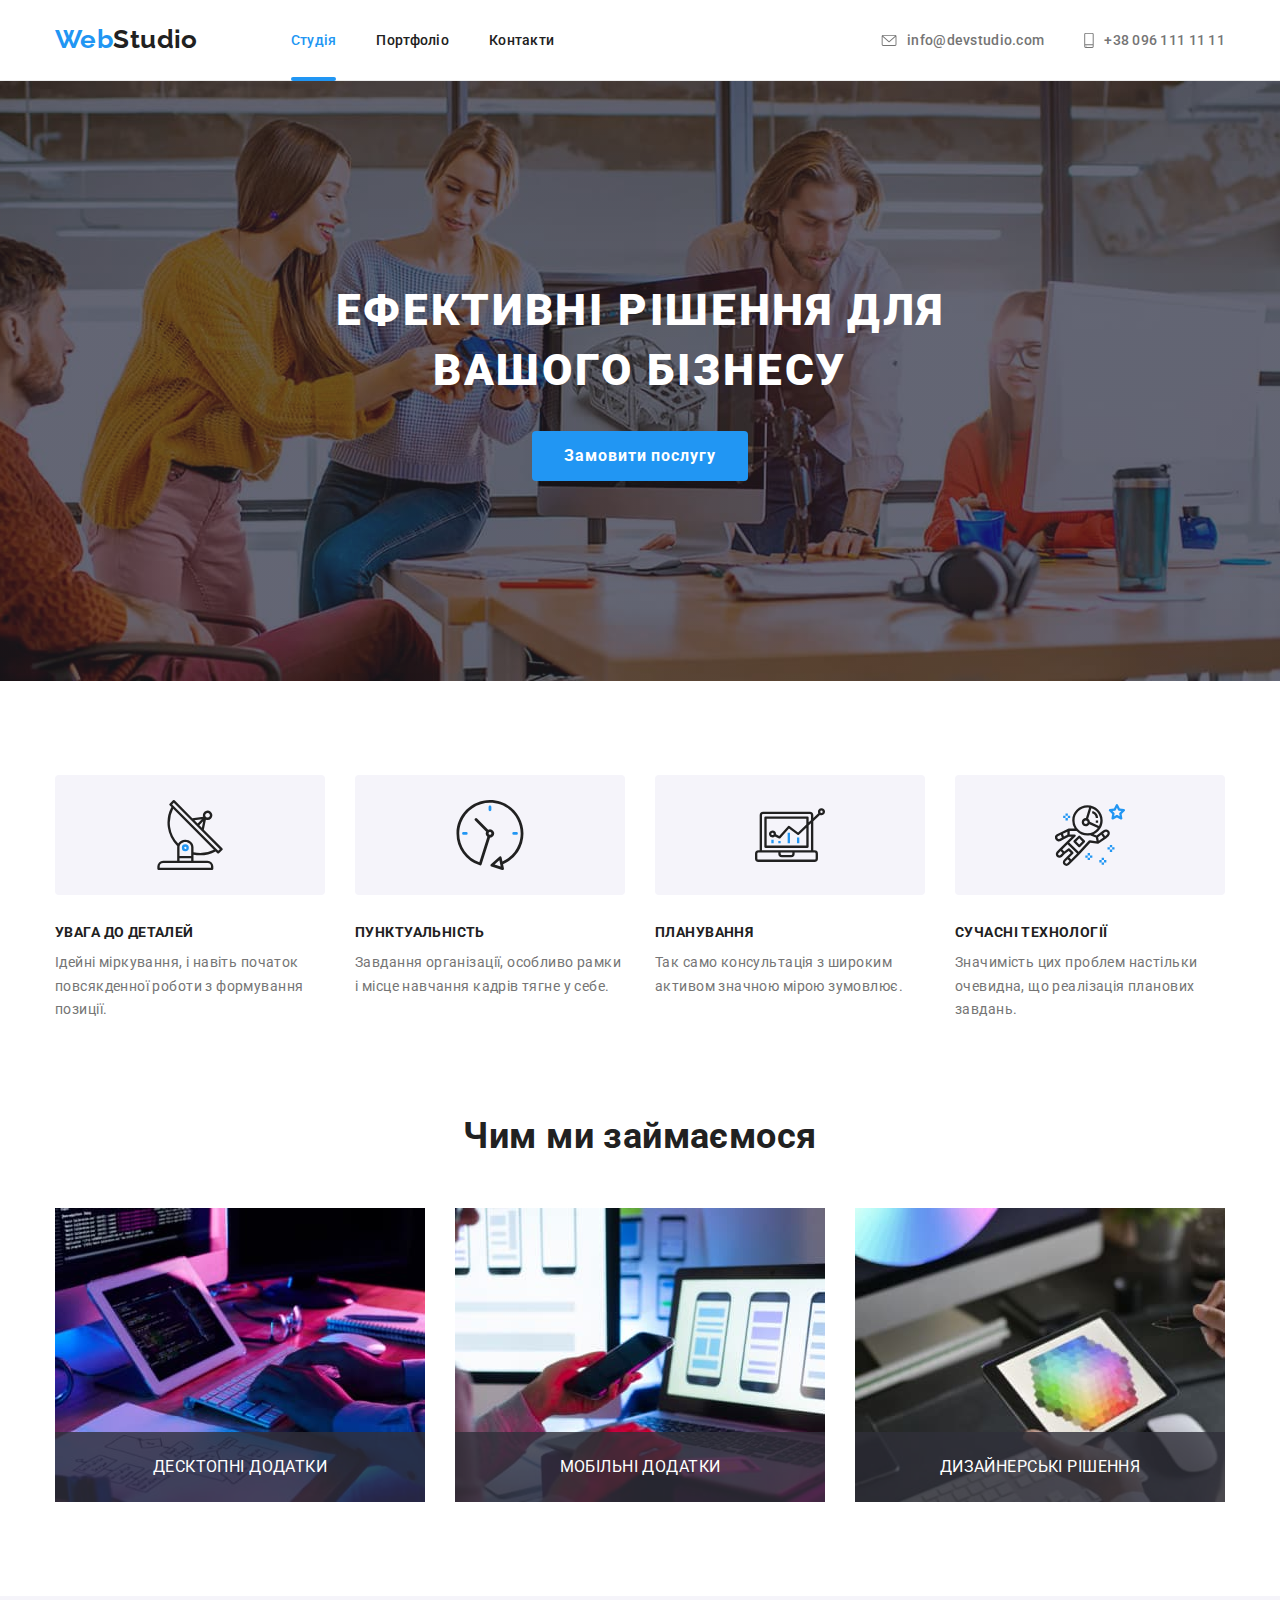
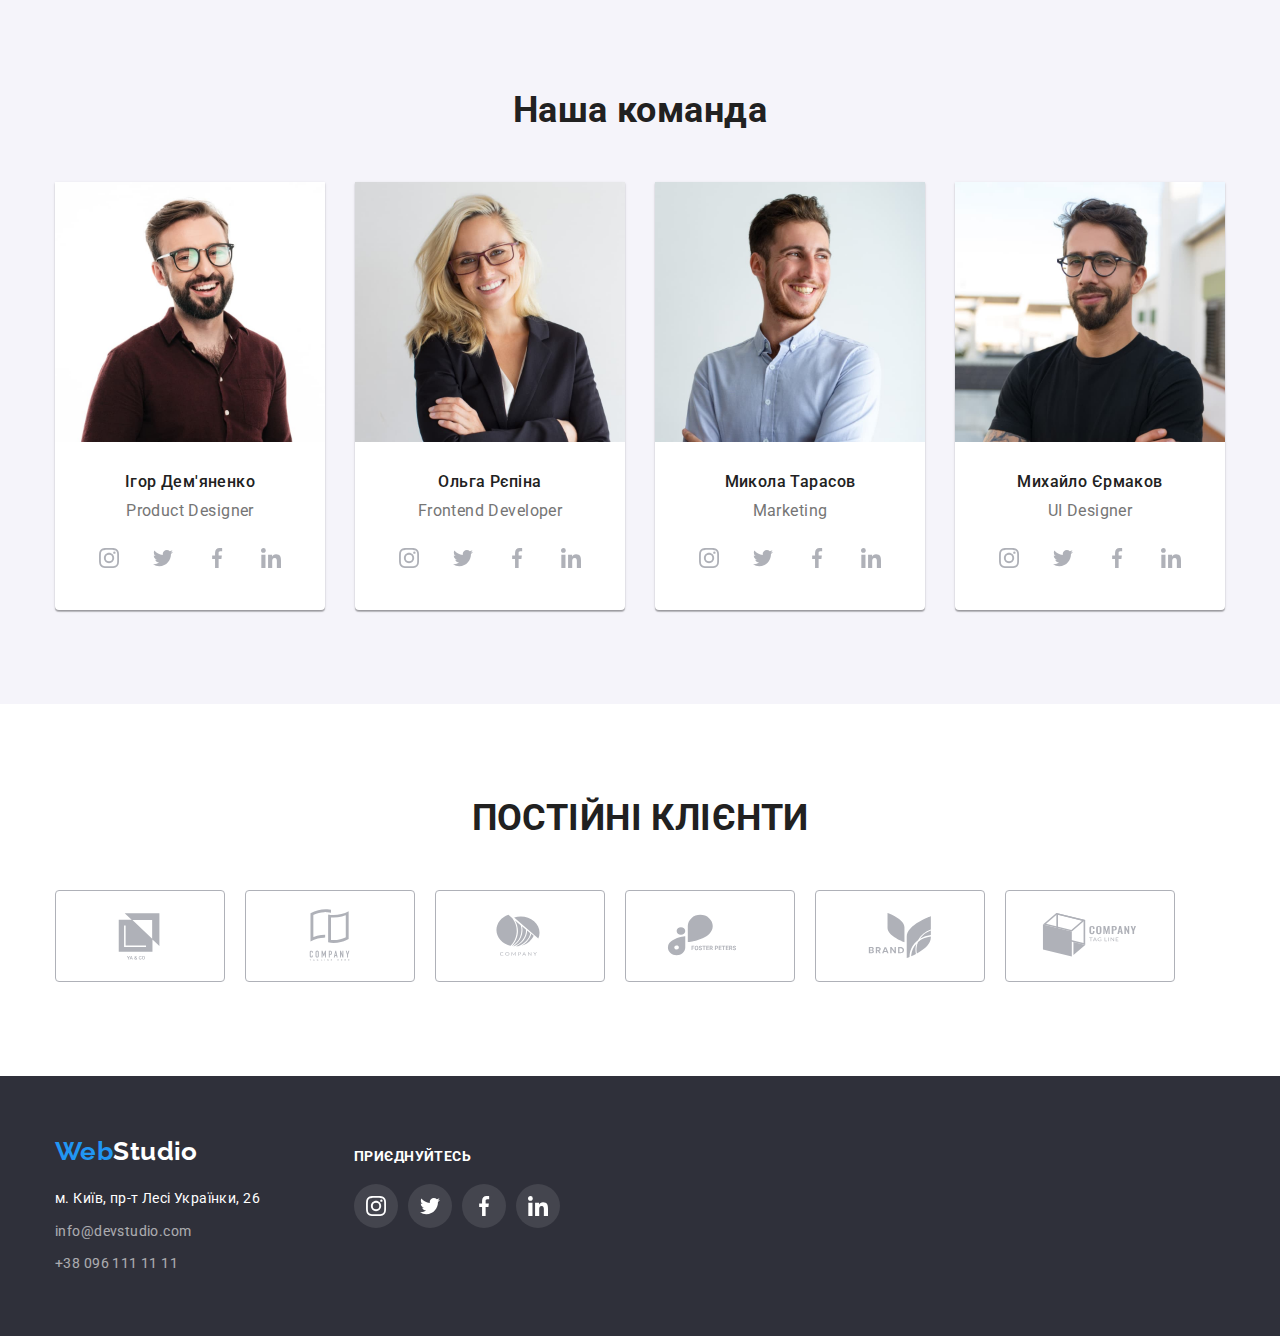
<file: index.html>
<!DOCTYPE html>
<html lang="uk">
  <head>
    <meta charset="UTF-8" />
    <meta http-equiv="X-UA-Compatible" content="IE=edge" />
    <meta name="viewport" content="width=device-width, initial-scale=1.0" />
    <link rel="preconnect" href="https://fonts.googleapis.com" />
    <link rel="preconnect" href="https://fonts.gstatic.com" crossorigin />
    <link
      href="https://fonts.googleapis.com/css2?family=Raleway:wght@700&family=Roboto:wght@400;500;700;900&display=swap"
      rel="stylesheet"
    />
    <link
      rel="stylesheet"
      href="https://cdnjs.cloudflare.com/ajax/libs/modern-normalize/1.1.0/modern-normalize.min.css"
    />
    <link rel="stylesheet" href="./css/styles.css" />
    <title>Головна</title>
  </head>
  <body>
    <header class="page-header">
      <!-- main naigation site elements -->
      <div class="container">
        <a href="./index.html" class="text-logo"><span class="text-color">Web</span>Studio</a>
        <nav class="nav">
          <ul class="list">
            <li class="current item"><a href="./index.html" class="link">Студія</a></li>
            <li class="item"><a href="./portfolio.html" class="link">Портфоліо</a></li>
            <li class="item"><a href="#" class="link">Контакти</a></li>
          </ul>
        </nav>
        <!-- contact elements -->
        <ul class="contacts">
          <li class="item">
            <a href="mailto:info@devstudio.com" class="link">
              <svg class="icon-mailto" width="16" height="12">
                <use href="./images/icons.svg#envelope"></use>
              </svg>
              info@devstudio.com
            </a>
          </li>
          <li class="item">
            <a href="tel:+380961111111" class="link">
              <svg class="icon-telephone" width="10" height="16">
                <use href="./images/icons.svg#smartphone"></use>
              </svg>
              +38 096 111 11 11</a
            >
          </li>
        </ul>
      </div>
    </header>
    <div class="backdrop is-hidden" data-modal>
      <div class="modal">
        <p class="modal-form"></p>
        <button type="button" class="modal-close-button" data-modal-close>
          <svg class="modal-close" width="30" height="30">
            <use href="./images/icons.svg#close"></use>
          </svg>
        </button>
      </div>
    </div>
    <main>
      <!-- site presentation section -->
      <section class="hero">
        <div class="container">
          <ul>
            <li class="item-header">
              <h1 class="hero-header">Ефективні рішення для вашого бізнесу</h1>
            </li>
            <li class="item-button">
              <button type="button" class="btn" data-modal-open>Замовити послугу</button>
            </li>
          </ul>
        </div>
      </section>
      <!-- list of advanatages -->
      <section class="advantages section">
        <div class="container">
          <h2 class="advantages-header">Список переваг</h2>
          <ul class="list">
            <li class="item">
              <div class="icons-advantages">
                <svg width="70" height="70">
                  <use href="./images/icons.svg#sat_antenna"></use>
                </svg>
              </div>
              <h3 class="advantages-header-list">УВАГА ДО ДЕТАЛЕЙ</h3>
              <p class="advantages-paragraph">
                Ідейні міркування, і навіть початок повсякденної роботи з формування позиції.
              </p>
            </li>
            <li class="item">
              <div class="icons-advantages">
                <svg width="70" height="70">
                  <use href="./images/icons.svg#clock"></use>
                </svg>
              </div>
              <h3 class="advantages-header-list">ПУНКТУАЛЬНІСТЬ</h3>
              <p class="advantages-paragraph">
                Завдання організації, особливо рамки і місце навчання кадрів тягне у себе.
              </p>
            </li>
            <li class="item">
              <div class="icons-advantages">
                <svg width="70" height="70">
                  <use href="./images/icons.svg#diagram"></use>
                </svg>
              </div>
              <h3 class="advantages-header-list">ПЛАНУВАННЯ</h3>
              <p class="advantages-paragraph">
                Так само консультація з широким активом значною мірою зумовлює.
              </p>
            </li>
            <li class="item">
              <div class="icons-advantages">
                <svg width="70" height="70">
                  <use href="./images/icons.svg#astronaut"></use>
                </svg>
              </div>
              <h3 class="advantages-header-list">СУЧАСНІ ТЕХНОЛОГІЇ</h3>
              <p class="advantages-paragraph">
                Значимість цих проблем настільки очевидна, що реалізація планових завдань.
              </p>
            </li>
          </ul>
        </div>
      </section>
      <!-- list of work examples -->
      <section class="examples section">
        <div class="container">
          <h2 class="examples-header">Чим ми займаємося</h2>
          <!-- pictures work examples -->
          <ul class="list">
            <li class="item-examples">
              <img
                src="./images/img_pictures_examples1.jpg"
                alt="людина набирає текст на клавіатурі"
                width="370"
                height="294"
                class="examples-img"
              />
              <p class="examples-overlay">Десктопні додатки</p>
            </li>
            <li class="item-examples">
              <img
                src="./images/img_pictures_examples2.jpg"
                alt="людина перед ноутбуком зі смартфоном розглядає як виглядають макети відображення матеріалу на смартфоні"
                width="370"
                height="294"
                class="examples-img"
              />
              <p class="examples-overlay">Мобільні додатки</p>
            </li>
            <li class="item-examples">
              <img
                src="./images/img_pictures_examples3.jpg"
                alt="людина тримає планшет з зображенням"
                width="370"
                height="294"
                class="examples-img"
              />
              <p class="examples-overlay">Дизайнерські рішення</p>
            </li>
          </ul>
        </div>
      </section>
      <!-- list of team members -->
      <section class="team section">
        <div class="container">
          <h2 class="team-header">Наша команда</h2>
          <ul class="list">
            <li class="team-list">
              <img
                src="./images/member1.jpg"
                alt="фото учасника команди"
                width="270"
                height="260"
                class="team-member-img"
              />
              <div class="team-member-card">
                <h3 class="team-list-header">Ігор Дем'яненко</h3>
                <p class="team-list-paragraph">Product Designer</p>

                <ul class="icon-social-list">
                  <li class="icons-social">
                    <a href="#" class="icon-social">
                      <svg width="20" height="20">
                        <use href="./images/icons.svg#instagram"></use>
                      </svg>
                    </a>
                  </li>
                  <li class="icons-social">
                    <a href="#" class="icon-social">
                      <svg width="20" height="20">
                        <use href="./images/icons.svg#twitter"></use>
                      </svg>
                    </a>
                  </li>
                  <li class="icons-social">
                    <a href="#" class="icon-social">
                      <svg width="20" height="20">
                        <use href="./images/icons.svg#facebook"></use>
                      </svg>
                    </a>
                  </li>
                  <li class="icons-social">
                    <a href="#" class="icon-social">
                      <svg width="20" height="20">
                        <use href="./images/icons.svg#linkedin"></use>
                      </svg>
                    </a>
                  </li>
                </ul>
              </div>
            </li>
            <li class="team-list">
              <img
                src="./images/member2.jpg"
                alt="фото учасника команди"
                width="270"
                height="260"
                class="team-member-img"
              />
              <div class="team-member-card">
                <h3 class="team-list-header">Ольга Рєпіна</h3>
                <p class="team-list-paragraph">Frontend Developer</p>
                <ul class="icon-social-list">
                  <li class="icons-social">
                    <a href="#" class="icon-social">
                      <svg width="20" height="20">
                        <use href="./images/icons.svg#instagram"></use>
                      </svg>
                    </a>
                  </li>
                  <li class="icons-social">
                    <a href="#" class="icon-social">
                      <svg width="20" height="20">
                        <use href="./images/icons.svg#twitter"></use>
                      </svg>
                    </a>
                  </li>
                  <li class="icons-social">
                    <a href="#" class="icon-social">
                      <svg width="20" height="20">
                        <use href="./images/icons.svg#facebook"></use>
                      </svg>
                    </a>
                  </li>
                  <li class="icons-social">
                    <a href="#" class="icon-social">
                      <svg width="20" height="20">
                        <use href="./images/icons.svg#linkedin"></use>
                      </svg>
                    </a>
                  </li>
                </ul>
              </div>
            </li>
            <li class="team-list">
              <img
                src="./images/member3.jpg"
                alt="фото учасника команди"
                width="270"
                height="260"
                class="team-member-img"
              />
              <div class="team-member-card">
                <h3 class="team-list-header">Микола Тарасов</h3>
                <p class="team-list-paragraph">Marketing</p>
                <ul class="icon-social-list">
                  <li class="icons-social">
                    <a href="#" class="icon-social">
                      <svg width="20" height="20">
                        <use href="./images/icons.svg#instagram"></use>
                      </svg>
                    </a>
                  </li>
                  <li class="icons-social">
                    <a href="#" class="icon-social">
                      <svg width="20" height="20">
                        <use href="./images/icons.svg#twitter"></use>
                      </svg>
                    </a>
                  </li>
                  <li class="icons-social">
                    <a href="#" class="icon-social">
                      <svg width="20" height="20">
                        <use href="./images/icons.svg#facebook"></use>
                      </svg>
                    </a>
                  </li>
                  <li class="icons-social">
                    <a href="#" class="icon-social">
                      <svg width="20" height="20">
                        <use href="./images/icons.svg#linkedin"></use>
                      </svg>
                    </a>
                  </li>
                </ul>
              </div>
            </li>
            <li class="team-list">
              <img
                src="./images/member4.jpg"
                alt="фото учасника команди"
                width="270"
                height="260"
                class="team-member-img"
              />
              <div class="team-member-card">
                <h3 class="team-list-header">Михайло Єрмаков</h3>
                <p class="team-list-paragraph">UI Designer</p>
                <ul class="icon-social-list">
                  <li class="icons-social">
                    <a href="#" class="icon-social">
                      <svg width="20" height="20">
                        <use href="./images/icons.svg#instagram"></use>
                      </svg>
                    </a>
                  </li>
                  <li class="icons-social">
                    <a href="#" class="icon-social">
                      <svg width="20" height="20">
                        <use href="./images/icons.svg#twitter"></use>
                      </svg>
                    </a>
                  </li>
                  <li class="icons-social">
                    <a href="#" class="icon-social">
                      <svg width="20" height="20">
                        <use href="./images/icons.svg#facebook"></use>
                      </svg>
                    </a>
                  </li>
                  <li class="icons-social">
                    <a href="#" class="icon-social">
                      <svg width="20" height="20">
                        <use href="./images/icons.svg#linkedin"></use>
                      </svg>
                    </a>
                  </li>
                </ul>
              </div>
            </li>
          </ul>
        </div>
      </section>
      <section class="clients section">
        <div class="container">
          <h2 class="clients-header">Постійні клієнти</h2>
          <ul class="clients-list">
            <li class="client">
              <a href="#" target="_blank" rel="noopener noreferrer" class="client-link"
                ><svg width="106" height="60">
                  <use href="./images/icons.svg#logo_brand1"></use>
                </svg>
              </a>
            </li>
            <li class="client">
              <a href="#" target="_blank" rel="noopener noreferrer" class="client-link"
                ><svg width="106" height="60">
                  <use href="./images/icons.svg#logo_brand2"></use>
                </svg>
              </a>
            </li>
            <li class="client">
              <a href="#" target="_blank" rel="noopener noreferrer" class="client-link"
                ><svg width="106" height="60">
                  <use href="./images/icons.svg#logo_brand3"></use>
                </svg>
              </a>
            </li>
            <li class="client">
              <a href="#" target="_blank" rel="noopener noreferrer" class="client-link"
                ><svg width="106" height="60">
                  <use href="./images/icons.svg#logo_brand4"></use>
                </svg>
              </a>
            </li>
            <li class="client">
              <a href="#" target="_blank" rel="noopener noreferrer" class="client-link"
                ><svg width="106" height="60">
                  <use href="./images/icons.svg#logo_brand5"></use>
                </svg>
              </a>
            </li>
            <li class="client">
              <a href="#" target="_blank" rel="noopener noreferrer" class="client-link"
                ><svg width="106" height="60">
                  <use href="./images/icons.svg#logo_brand6"></use>
                </svg>
              </a>
            </li>
          </ul>
        </div>
      </section>
    </main>
    <footer class="footer">
      <div class="container">
        <div class="logo-address">
          <a href="./index.html" class="text-logo-footer"
            ><span class="text-color-footer-">Web</span>Studio
          </a>
          <address class="footer-address">
            <ul class="list">
              <li class="item">
                <a href="https://goo.gl/maps/LAU7HV8mEmGvzy9C7" target="_blank">
                  м. Київ, пр-т Лесі Українки, 26
                </a>
              </li>
              <li class="item"><a href="mailto:info@devstudio.com">info@devstudio.com</a></li>
              <li class="item"><a href="tel:+380961111111">+38 096 111 11 11</a></li>
            </ul>
          </address>
        </div>
        <div class="social-icons-footer">
          <h3 class="footer-text-social">Приєднуйтесь</h3>
          <ul class="icon-social-list">
            <li class="icons-social">
              <a href="#" class="icon-social">
                <svg width="20" height="20">
                  <use href="./images/icons.svg#instagram"></use>
                </svg>
              </a>
            </li>
            <li class="icons-social">
              <a href="#" class="icon-social">
                <svg width="20" height="20">
                  <use href="./images/icons.svg#twitter"></use>
                </svg>
              </a>
            </li>
            <li class="icons-social">
              <a href="#" class="icon-social">
                <svg width="20" height="20">
                  <use href="./images/icons.svg#facebook"></use>
                </svg>
              </a>
            </li>
            <li class="icons-social">
              <a href="#" class="icon-social">
                <svg width="20" height="20">
                  <use href="./images/icons.svg#linkedin"></use>
                </svg>
              </a>
            </li>
          </ul>
        </div>
      </div>
    </footer>
    <script src="./js/modal.js"></script>
  </body>
</html>
</file>
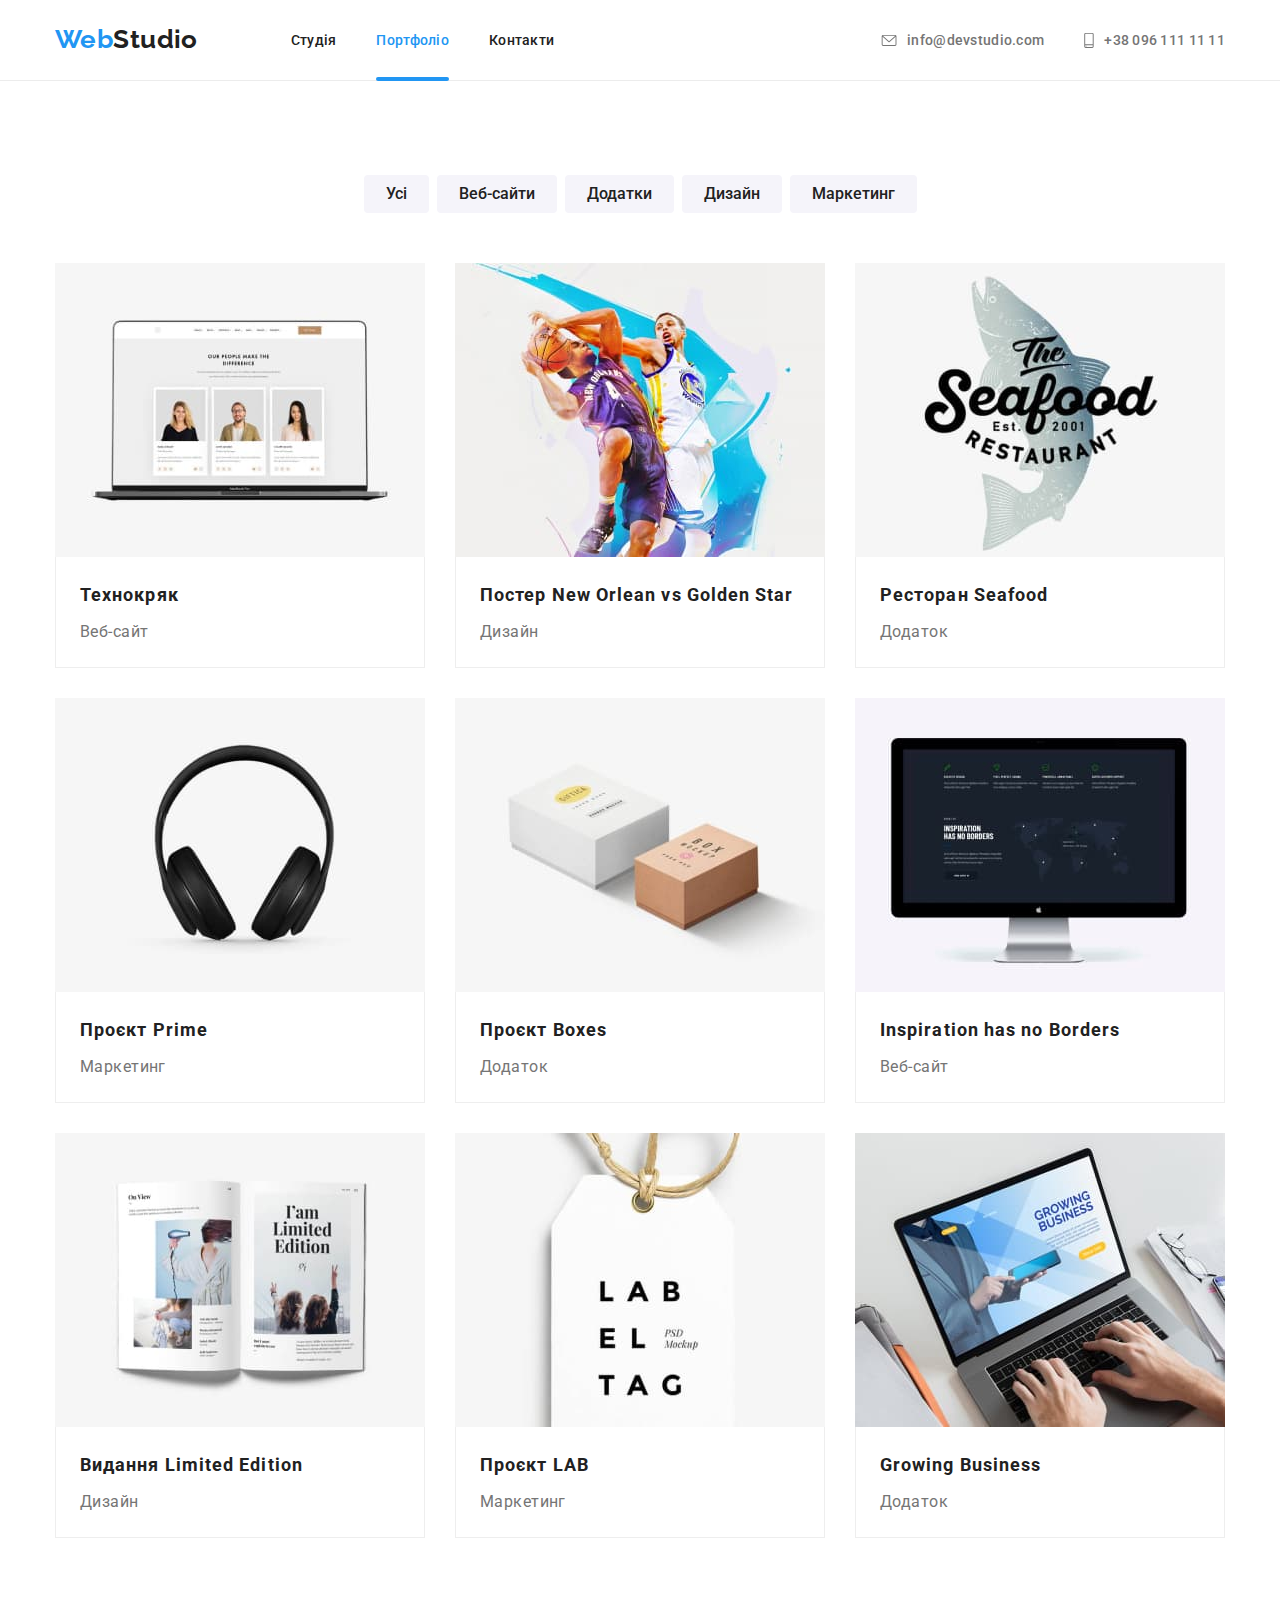
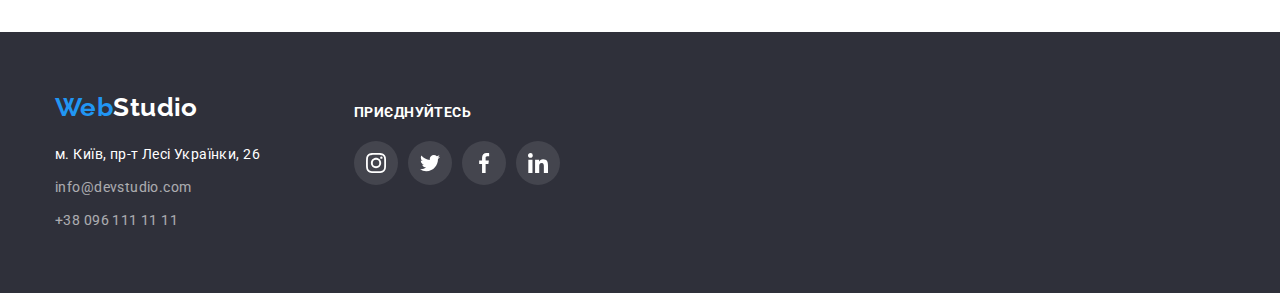
<file: portfolio.html>
<!DOCTYPE html>
<html lang="uk">
  <head>
    <meta charset="UTF-8" />
    <meta http-equiv="X-UA-Compatible" content="IE=edge" />
    <meta name="viewport" content="width=device-width, initial-scale=1.0" />
    <link rel="preconnect" href="https://fonts.googleapis.com" />
    <link rel="preconnect" href="https://fonts.gstatic.com" crossorigin />
    <link
      href="https://fonts.googleapis.com/css2?family=Raleway:wght@700&family=Roboto:wght@400;500;700;900&display=swap"
      rel="stylesheet"
    />
    <link
      href="https://fonts.googleapis.com/css2?family=Raleway:wght@700&family=Roboto:wght@400;500;700;900&display=swap"
      rel="stylesheet"
    />
    <link
      rel="stylesheet"
      href="https://cdnjs.cloudflare.com/ajax/libs/modern-normalize/1.1.0/modern-normalize.min.css"
    />
    <link rel="stylesheet" href="./css/styles.css" />
    <title>Портфоліо</title>
  </head>
  <body>
    <header class="page-header">
      <!-- main naigation site elements -->
      <div class="container">
        <a href="./index.html" class="text-logo"><span class="text-color">Web</span>Studio</a>

        <nav class="nav">
          <ul class="list">
            <li class="item"><a href="./index.html" class="link">Студія</a></li>
            <li class="current item"><a href="./portfolio.html" class="link">Портфоліо</a></li>
            <li class="item"><a href="#" class="link">Контакти</a></li>
          </ul>
        </nav>
        <!-- contact elements -->
        <ul class="contacts">
          <li class="item">
            <a href="mailto:info@devstudio.com" class="link">
              <svg class="icon-mailto" width="16" height="12">
                <use href="./images/icons.svg#envelope"></use></svg
              >info@devstudio.com
            </a>
          </li>
          <li class="item">
            <a href="tel:+380961111111" class="link">
              <svg class="icon-telephone" width="10" height="16">
                <use href="./images/icons.svg#smartphone"></use></svg
              >+38 096 111 11 11</a
            >
          </li>
        </ul>
      </div>
    </header>
    <main>
      <!-- Buttons section -->
      <section class="portfolio section">
        <div class="container">
          <h1 class="portfolio-header">Portfolio page</h1>
          <ul class="list-buttons">
            <li class="item-button"><button type="button" class="btn">Усі</button></li>
            <li class="item-button"><button type="button" class="btn">Веб-сайти</button></li>
            <li class="item-button"><button type="button" class="btn">Додатки</button></li>
            <li class="item-button"><button type="button" class="btn">Дизайн</button></li>
            <li class="item-button"><button type="button" class="btn">Маркетинг</button></li>
          </ul>
          <!-- Portfolio section -->
          <ul class="list">
            <li class="item portfolio-item">
              <a href="#" class="portfolio-link">
                <div class="portfolio-card">
                  <img
                    src="./images/porfolio-images/techno.jpg"
                    alt="екран ноутбуку вебсайтом проекту"
                    width="370"
                    height="294"
                    class="portfolio-img"
                  />
                  <p class="portfolio-overlay">
                    Ресурс пропонує комплексні пропозиції з різним рівнем функціоналу та сервісів.
                    Все це дозволить відвідувачу отримати вичерпні відомості про компанію чи
                    приватну особу.
                  </p>
                </div>
                <div class="portfolio-card-bottom">
                  <h3 class="portfolio-header-list">Технокряк</h3>
                  <p class="portfolio-paragraph-list">Веб-сайт</p>
                </div>
              </a>
            </li>
            <li class="item portfolio-item">
              <a href="#" class="portfolio-link">
                <div class="portfolio-card">
                  <img
                    src="./images/porfolio-images/poster-new-orlean.jpg"
                    alt="два чоловіка грають в баскетбол"
                    width="370"
                    height="294"
                    class="portfolio-img"
                  />
                  <p class="portfolio-overlay">
                    Ресурс пропонує комплексні пропозиції з різним рівнем функціоналу та сервісів.
                    Все це дозволить відвідувачу отримати вичерпні відомості про компанію чи
                    приватну особу.
                  </p>
                </div>
                <div class="portfolio-card-bottom">
                  <h3 class="portfolio-header-list">Постер New Orlean vs Golden Star</h3>
                  <p class="portfolio-paragraph-list">Дизайн</p>
                </div>
              </a>
            </li>
            <li class="item portfolio-item">
              <a href="#" class="portfolio-link">
                <div class="portfolio-card">
                  <img
                    src="./images/porfolio-images/seafood.jpg"
                    alt="лого ресторану SeaFood з зображенням риби "
                    width="370"
                    height="294"
                    class="portfolio-img"
                  />
                  <p class="portfolio-overlay">
                    Ресурс пропонує комплексні пропозиції з різним рівнем функціоналу та сервісів.
                    Все це дозволить відвідувачу отримати вичерпні відомості про компанію чи
                    приватну особу.
                  </p>
                </div>
                <div class="portfolio-card-bottom">
                  <h3 class="portfolio-header-list">Ресторан Seafood</h3>
                  <p class="portfolio-paragraph-list">Додаток</p>
                </div>
              </a>
            </li>
            <li class="item portfolio-item">
              <a href="#" class="portfolio-link">
                <div class="portfolio-card">
                  <img
                    src="./images/porfolio-images/prime.jpg"
                    alt="навушники"
                    width="370"
                    height="294"
                    class="portfolio-img"
                  />
                  <p class="portfolio-overlay">
                    Ресурс пропонує комплексні пропозиції з різним рівнем функціоналу та сервісів.
                    Все це дозволить відвідувачу отримати вичерпні відомості про компанію чи
                    приватну особу.
                  </p>
                </div>
                <div class="portfolio-card-bottom">
                  <h3 class="portfolio-header-list">Проєкт Prime</h3>
                  <p class="portfolio-paragraph-list">Маркетинг</p>
                </div>
              </a>
            </li>
            <li class="item portfolio-item">
              <a href="#" class="portfolio-link">
                <div class="portfolio-card">
                  <img
                    src="./images/porfolio-images/boxes.jpg"
                    alt="дві коробки"
                    width="370"
                    height="294"
                    class="portfolio-img"
                  />
                  <p class="portfolio-overlay">
                    Ресурс пропонує комплексні пропозиції з різним рівнем функціоналу та сервісів.
                    Все це дозволить відвідувачу отримати вичерпні відомості про компанію чи
                    приватну особу.
                  </p>
                </div>
                <div class="portfolio-card-bottom">
                  <h3 class="portfolio-header-list">Проєкт Boxes</h3>
                  <p class="portfolio-paragraph-list">Додаток</p>
                </div>
              </a>
            </li>
            <li class="item portfolio-item">
              <a href="#" class="portfolio-link">
                <div class="portfolio-card">
                  <img
                    src="./images/porfolio-images/ispiration.jpg"
                    alt="моноблок з картинкою на екрані"
                    width="370"
                    height="294"
                    class="portfolio-img"
                  />
                  <p class="portfolio-overlay">
                    Ресурс пропонує комплексні пропозиції з різним рівнем функціоналу та сервісів.
                    Все це дозволить відвідувачу отримати вичерпні відомості про компанію чи
                    приватну особу.
                  </p>
                </div>
                <div class="portfolio-card-bottom">
                  <h3 class="portfolio-header-list">Inspiration has no Borders</h3>
                  <p class="portfolio-paragraph-list">Веб-сайт</p>
                </div>
              </a>
            </li>
            <li class="item portfolio-item">
              <a href="#" class="portfolio-link">
                <div class="portfolio-card">
                  <img
                    src="./images/porfolio-images/limited.jpg"
                    alt="розкрита книга з надписом"
                    width="370"
                    height="294"
                    class="portfolio-img"
                  />
                  <p class="portfolio-overlay">
                    Ресурс пропонує комплексні пропозиції з різним рівнем функціоналу та сервісів.
                    Все це дозволить відвідувачу отримати вичерпні відомості про компанію чи
                    приватну особу.
                  </p>
                </div>
                <div class="portfolio-card-bottom">
                  <h3 class="portfolio-header-list">Видання Limited Edition</h3>
                  <p class="portfolio-paragraph-list">Дизайн</p>
                </div>
              </a>
            </li>
            <li class="item portfolio-item">
              <a href="#" class="portfolio-link">
                <div class="portfolio-card">
                  <img
                    src="./images/porfolio-images/lab.jpg"
                    alt="лого компанії у виді ярлика"
                    width="370"
                    height="294"
                    class="portfolio-img"
                  />
                  <p class="portfolio-overlay">
                    Ресурс пропонує комплексні пропозиції з різним рівнем функціоналу та сервісів.
                    Все це дозволить відвідувачу отримати вичерпні відомості про компанію чи
                    приватну особу.
                  </p>
                </div>
                <div class="portfolio-card-bottom">
                  <h3 class="portfolio-header-list">Проєкт LAB</h3>
                  <p class="portfolio-paragraph-list">Маркетинг</p>
                </div>
              </a>
            </li>
            <li class="item portfolio-item">
              <a href="#" class="portfolio-link">
                <div class="portfolio-card">
                  <img
                    src="./images/porfolio-images/growing.jpg"
                    alt="людіна набірае текст на ноутбуці"
                    width="370"
                    height="294"
                    class="portfolio-img"
                  />
                  <p class="portfolio-overlay">
                    Ресурс пропонує комплексні пропозиції з різним рівнем функціоналу та сервісів.
                    Все це дозволить відвідувачу отримати вичерпні відомості про компанію чи
                    приватну особу.
                  </p>
                </div>
                <div class="portfolio-card-bottom">
                  <h3 class="portfolio-header-list">Growing Business</h3>
                  <p class="portfolio-paragraph-list">Додаток</p>
                </div>
              </a>
            </li>
          </ul>
        </div>
      </section>
    </main>
    <footer class="footer">
      <div class="container">
        <div class="logo-address">
          <a href="./index.html" class="text-logo-footer"
            ><span class="text-color-footer-">Web</span>Studio</a
          >
          <address class="footer-address">
            <ul class="list">
              <li class="item">
                <a href="https://goo.gl/maps/LAU7HV8mEmGvzy9C7" target="_blank"
                  >м. Київ, пр-т Лесі Українки, 26</a
                >
              </li>
              <li class="item"><a href="mailto:info@devstudio.com">info@devstudio.com</a></li>
              <li class="item"><a href="tel:+380961111111">+38 096 111 11 11</a></li>
            </ul>
          </address>
        </div>
        <div class="social-icons-footer">
          <h3 class="footer-text-social">Приєднуйтесь</h3>
          <ul class="icon-social-list">
            <li class="icons-social">
              <a href="#" class="icon-social">
                <svg width="20" height="20">
                  <use href="./images/icons.svg#instagram"></use>
                </svg>
              </a>
            </li>
            <li class="icons-social">
              <a href="#" class="icon-social">
                <svg width="20" height="20">
                  <use href="./images/icons.svg#twitter"></use>
                </svg>
              </a>
            </li>
            <li class="icons-social">
              <a href="#" class="icon-social">
                <svg width="20" height="20">
                  <use href="./images/icons.svg#facebook"></use>
                </svg>
              </a>
            </li>
            <li class="icons-social">
              <a href="#" class="icon-social">
                <svg width="20" height="20">
                  <use href="./images/icons.svg#linkedin"></use>
                </svg>
              </a>
            </li>
          </ul>
        </div>
      </div>
    </footer>
  </body>
</html>
</file>
<file: css/styles.css>
:root {
  --main-color: #ffffff;
  --main-text-color: #212121;
  --main-text-logo-color: #2196f3;
  --header-text-logo-color: #212121;
  --nav-text-logo-color: #212121;
  --text-focus-color: #2196f3;
  --buttons-color: #2196f3;
  --contacts-text-color: #757575;
  --hero-background-color: #2f303a;
  --advantages-text-color: #757575;
  --advantages-background-color: #f5f4fa;
  --list-members-text-color: #757575;
  --portfolio-text-color: #757575;
  --team-background-color: #f5f4fa;
  --footer-background-color: #2f303a;
  --footer-text-logo-color: #ffffff;
  --portfolio-buttons-color: #212121;
  --portfolio-buttons-background-color: #f5f4fa;
  --portfolio-text-color: #757575;
  --portfolio-h-text-color: #212121;
  --font-size-medium: 500;
  --font-size-bold: 700;
  --font-size-black: 900;
  --button-border-radius: 4px;
  --icons-main: #afb1b8;
  --icons-hover: #2196f3;
  --cubic-bezier: cubic-bezier(0.4, 0, 0.2, 1);
  --transition-duration: 250ms;
}
html {
  box-sizing: border-box;
}
*,
*::before,
*::after {
  box-sizing: inherit;
}
body {
  color: var(--main-text-color);
  background-color: var(--main-color);

  font-family: 'Roboto', sans-serif;
  font-size: 14px;
  letter-spacing: 0.03em;
}
h1,
h2,
h3,
p,
ul,
a {
  margin: 0;
  padding: 0;
}
.container {
  margin-left: auto;
  margin-right: auto;
  width: 1200px;
  padding-left: 15px;
  padding-right: 15px;
}
.backdrop {
  position: fixed;

  top: 0;
  left: 0;
  width: 100%;
  height: 100%;
  background-color: rgba(0, 0, 0, 0.2);
  opacity: 1;
  transition-property: opacity;
  transition-duration: var(--transition-duration);
  transition-timing-function: var(--cubic-bezier);
  visibility: visible;
}
.backdrop.is-hidden {
  opacity: 0;
  pointer-events: none;
  visibility: hidden;
}
.modal {
  position: relative;
  z-index: 999;
  top: 50%;
  left: 50%;
  transform: translate(-50%, -50%);

  width: 528px;
  height: 581px;
  background-color: var(--main-color);
}
.modal-form {
  padding: 15px;
}
.modal-close-button {
  position: absolute;
  top: 8px;
  right: 8px;
  border-style: none;
  height: 30px;
  width: 30px;
  border-radius: 50%;
  background-color: var(--main-color);
  cursor: pointer;
}
.modal-close {
  position: absolute;
  top: 0;
  left: 0;
}
.section {
  padding-top: 94px;
  padding-bottom: 94px;
}
.page-header {
  border-bottom: #ececec 1px solid;
}
.portfolio-header {
  display: none;
}
/* no dots on li, margin 0, padding 0 */
.contacts,
.list,
.list-buttons {
  list-style: none;
  margin: 0;
  padding: 0;
}
.btn {
  cursor: pointer;
  padding: inherit;
}
/* header styles */
/* text logo style */
.text-logo {
  margin-right: 93px;

  color: var(--header-text-logo-color);

  font-family: 'Raleway', sans-serif;
  font-size: 26px;
  font-weight: var(--font-size-bold);
  text-decoration: none;
  line-height: 1.2;
}
.text-color {
  color: var(--main-text-logo-color);
}
/* navigation and contact styles */
.page-header .container {
  display: flex;
  align-items: center;
}
.nav .list {
  display: flex;
}

.nav .item {
  padding-top: 32px;
  padding-bottom: 32px;
  position: relative;
}
.nav .item:not(:last-child),
.contacts .item:not(:last-child) {
  margin-right: 40px;
}

.nav .link {
  color: var(--nav-text-logo-color);

  font-weight: var(--font-size-medium);
  text-decoration: none;
  line-height: 1.142;
  letter-spacing: 0.02em;
  transition-property: color;
  transition-duration: var(--transition-duration);
  transition-timing-function: var(--cubic-bezier);
}
.contacts {
  display: flex;
  margin-left: auto;
}
.contacts .link {
  display: flex;
  align-items: center;
  color: var(--contacts-text-color);
  fill: var(--contacts-text-color);

  font-weight: var(--font-size-medium);
  text-decoration: none;
  line-height: 1.142;
  letter-spacing: 0.02em;
  transition-property: color, fill;
  transition-duration: var(--transition-duration);
  transition-timing-function: var(--cubic-bezier);
}
.icon-mailto,
.icon-telephone {
  margin-right: 10px;
}
.contacts .link:focus,
.contacts .link:hover,
.nav .link:focus,
.nav .link:hover {
  color: var(--text-focus-color);
  fill: var(--text-focus-color);
  /* transition-property: color, fill;
  transition-duration: var(--transition-duration);
  transition-timing-function: var(--cubic-bezier); */
}
.current .link {
  color: var(--text-focus-color);
}
@keyframes current-after-opacity {
  0% {
    opacity: 0;
  }
  100% {
    opacity: 1;
  }
}
.current::after {
  position: absolute;
  transform: translateY(1px);
  /* top: 0; */
  bottom: 0;
  border-radius: 2px;
  display: block;
  content: '';
  width: 100%;
  height: 4px;
  background-color: var(--text-focus-color);
  animation-name: current-after-opacity;
  animation-duration: var(--transition-duration);
  animation-timing-function: var(--cubic-bezier);
  animation-fill-mode: forwards;
}
.contacts .item {
  display: flex;
}
/* style for mailto */
.mailto,
.telephone {
  display: flex;
  align-items: center;
}

/* hero section */
.hero {
  color: var(--main-color);
  background-color: var(--hero-background-color);

  background-image: linear-gradient(rgba(47, 48, 58, 0.4), rgba(47, 48, 58, 0.4)),
    url('../images/hero.jpg');
  background-repeat: no-repeat;
  background-position: center;
  background-size: auto;

  padding-top: 200px;
  padding-bottom: 200px;
}
.hero-header {
  display: block;
  margin-top: inherit;
  margin-bottom: 30px;

  font-size: 44px;
  font-weight: var(--font-size-black);
  text-align: center;
  letter-spacing: 0.06em;
  line-height: 1.363;
  text-transform: uppercase;
}
.hero .item-header {
  display: flex;
  justify-content: center;
  margin-left: auto;
  margin-right: auto;
  width: 696px;
}
.hero .item-button {
  display: flex;
  justify-content: center;
}
.hero .btn {
  border-style: none;
  border-radius: var(--button-border-radius);
  padding-top: 10px;
  padding-bottom: 10px;
  padding-left: 32px;
  padding-right: 32px;

  color: var(--main-color);
  background-color: var(--buttons-color);

  font-family: inherit;
  font-size: 16px;
  font-weight: var(--font-size-bold);
  text-align: center;
  letter-spacing: 0.06em;
  line-height: 1.87;
}

/* advantages section */
.advantages-header {
  display: none;
}
.advantages .container {
  padding-bottom: 0;
}
.advantages .list {
  margin: inherit;
  display: flex;
  justify-content: space-between;
}
.icons-advantages {
  display: flex;
  justify-content: center;
  align-items: center;
  background-color: var(--advantages-background-color);
  border-radius: 4px;

  width: 270px;
  height: 120px;
  margin-bottom: 30px;
}
.advantages .item {
  width: 270px;
  height: auto;
}
.advantages-header-list {
  margin-top: 0;
  margin-bottom: 10px;

  font-weight: var(--font-size-bold);
  font-size: 14px;
  line-height: 1.14;
}
.advantages-paragraph {
  margin: 0;

  color: var(--advantages-text-color);

  font-weight: var(--font-size-regular);
  line-height: 1.7;
}
/* examples section */
.examples.section {
  padding-top: 0;
}
.examples-header {
  margin-top: 0;
  margin-bottom: 50px;

  font-size: 36px;
  font-weight: var(--font-size-bold);
  text-align: center;
  line-height: 1.16;
}
.examples .list {
  display: flex;
  justify-content: space-between;
}

.examples-img {
  display: block;
}
.item-examples {
  position: relative;
}
.examples-overlay {
  display: block;
  position: absolute;
  bottom: 0;
  width: 100%;
  height: 70px;
  font-size: 16px;
  text-align: center;
  padding-top: 27px;
  padding-bottom: 27px;
  color: var(--main-color);
  background-color: rgba(47, 48, 58, 0.8);
  text-decoration: none;
  text-transform: uppercase;
  line-height: 1;
}
/* team members section */
.team {
  background-color: var(--team-background-color);
}
.team .list {
  display: flex;
  justify-content: space-between;
}
.team-list {
  background-color: var(--main-color);
  text-align: center;
  border-bottom-left-radius: 4px;
  border-bottom-right-radius: 4px;

  box-shadow: 0px 1px 3px rgba(0, 0, 0, 0.12), 0px 1px 1px rgba(0, 0, 0, 0.14),
    0px 2px 1px rgba(0, 0, 0, 0.2);
}
.team-member-card {
  padding-top: 30px;
  padding-bottom: 30px;
}
.team-member-img {
  display: block;
}
.team-header {
  margin-top: 0;
  margin-bottom: 50px;

  font-size: 36px;
  font-weight: var(--font-size-bold);
  text-align: center;
  line-height: 1.16;
}
.team-list-header {
  margin-top: 0;
  margin-bottom: 10px;

  font-weight: 500;
  font-size: 16px;
  font-weight: var(--font-size-medium);
  line-height: 1.19;
}
.team-list-paragraph {
  margin-bottom: 16px;

  color: var(--list-members-text-color);

  font-size: 16px;
  font-weight: var(--font-size-regular);
  line-height: 1.19;
}
/* social buttons */
.icon-social-list {
  display: flex;
  justify-content: center;
}
.icons-social {
  display: block;
}
.icons-social:not(:last-child) {
  margin-right: 10px;
}
.team-member-card .icon-social {
  fill: var(--icons-main);
  background-color: var(--main-color);
}
.icon-social {
  border-style: none;
  width: 44px;
  height: 44px;
  border-radius: 50%;
  display: flex;
  justify-content: center;
  align-items: center;
  transition-property: background-color, fill;
  transition-duration: var(--transition-duration);
  transition-timing-function: var(--cubic-bezier);
}
.icon-social:hover,
.icon-social:focus,
.social-icons-footer .icon-social:hover,
.social-icons-footer .icon-social:focus {
  fill: var(--main-color);
  background-color: var(--buttons-color);
  /* transition-property: background-color, fill;
  transition-duration: var(--transition-duration);
  transition-timing-function: var(--cubic-bezier); */
}
/* Clients Section */
.clients {
}
.clients-header {
  display: block;
  margin-top: inherit;
  margin-bottom: 50px;

  font-size: 36px;
  font-weight: var(--font-size-bold);
  text-align: center;
  /* letter-spacing: 0.03em; */
  line-height: 1.166;
  text-transform: uppercase;
}
.clients-list {
  display: flex;
}
.client {
  display: block;
}
.clients-list .client-link {
  display: flex;
  width: 170px;
  height: 92px;
  justify-content: center;
  align-items: center;
  border-style: solid;
  border-color: var(--icons-main);
  border-width: 1px;
  border-radius: 4px;
  fill: var(--icons-main);
  transition-property: fill, border-color;
  transition-duration: var(--transition-duration);
  transition-timing-function: var(--cubic-bezier);
}
.clients-list .client-link:hover,
.clients-list .client-link:focus {
  fill: var(--icons-hover);
  border-color: var(--icons-hover);
  /* transition-property: fill, border-color;
  transition-duration: var(--transition-duration);
  transition-timing-function: var(--cubic-bezier); */
}

.clients-list .client:not(:last-child) {
  margin-right: 20px;
}
/* footer section */
.footer {
  background-color: var(--footer-background-color);
  padding-top: 60px;
  padding-bottom: 60px;
}
.footer > .container {
  display: flex;
}
.text-logo-footer {
  display: block;
  margin-bottom: 20px;
  color: var(--footer-text-logo-color);

  font-family: 'Raleway', sans-serif;
  font-size: 26px;
  font-weight: var(--font-size-bold);
  text-decoration: none;
  line-height: 1.19;
}
.text-color-footer- {
  color: var(--main-text-logo-color);
}

.footer-address a {
  color: var(--main-color);

  font-style: normal;
  font-weight: var(--font-size-regular);
  line-height: 1.7;
  text-decoration: none;
}
.footer-address a[href^='mailto'],
.footer-address a[href^='tel'] {
  opacity: 60%;
}

.footer-address .item:not(:last-child) {
  margin-top: 0;
  margin-bottom: 9px;
}

.social-icons-footer .icon-social {
  background-color: rgba(255, 255, 255, 0.1);
  fill: var(--main-color);
  transition-property: background-color, fill;
  transition-duration: var(--transition-duration);
  transition-timing-function: var(--cubic-bezier);
}

.footer-text-social {
  color: var(--main-color);
  display: block;
  margin-top: inherit;
  margin-top: 0px;
  margin-bottom: 20px;

  font-size: 14px;
  font-weight: var(--font-size-bold);
  /* text-align: center; */
  /* letter-spacing: 0.03em; */
  line-height: 1.166;
  text-transform: uppercase;
}

.social-icons-footer {
  margin-top: 12px;
}
.logo-address {
  margin-right: 94px;
}
/* Portfolio page */

/* Section Buttons */

/* ********************************************** */
.list-buttons {
  display: flex;
  justify-content: center;
}

.list-buttons .item-button:not(:last-child) {
  margin-right: 8px;
}
.list-buttons .btn {
  border-style: none;
  border-radius: var(--button-border-radius);
  padding-top: 6px;
  padding-bottom: 6px;
  padding-left: 22px;
  padding-right: 22px;
  margin-bottom: 50px;

  color: var(--portfolio-buttons-color);
  background-color: var(--portfolio-buttons-background-color);

  font-family: inherit;
  font-size: 16px;
  font-weight: 500;
  text-align: center;
  line-height: 1.63;
  transition-property: background-color, color;
  transition-duration: var(--transition-duration);
  transition-timing-function: var(--cubic-bezier);
}
.list-buttons .btn:hover,
.list-buttons .btn:focus {
  /* transition-property: background-color, color;
  transition-duration: var(--transition-duration);
  transition-timing-function: var(--cubic-bezier); */
  color: var(--main-color);
  background-color: var(--text-focus-color);

  box-shadow: 0px 3px 1px rgba(0, 0, 0, 0.1), 0px 1px 2px rgba(0, 0, 0, 0.08),
    0px 2px 2px rgba(0, 0, 0, 0.12);
}

/* portfolio section */
.portfolio-card {
  position: relative;
  overflow: hidden;
}
.portfolio-overlay {
  position: absolute;
  display: flex;
  justify-content: center;
  align-items: center;

  top: 0;
  left: 0;
  transform: translateY(100%);

  height: 100%;
  width: 100%;

  padding-left: 24px;
  padding-right: 24px;
  font-size: 18px;
  font-weight: var(--font-size-regular);
  line-height: 1.55;
  /* letter-spacing: 0.03em; */
  color: var(--main-color);
  background-color: rgba(33, 150, 243, 0.9);
  overflow: hidden;
  transition-property: transform;
  transition-duration: var(--transition-duration);
  transition-timing-function: var(--cubic-bezier);
}
.portfolio-link:hover,
.portfolio-link:focus,
.portfolio-link:hover .portfolio-overlay,
.portfolio-link:focus .portfolio-overlay {
  transform: translateY(0);
  /* transition-property: transform;
  transition-duration: var(--transition-duration);
  transition-timing-function: var(--cubic-bezier); */
  box-shadow: 0px 1px 1px rgba(0, 0, 0, 0.12), 0px 4px 4px rgba(0, 0, 0, 0.06),
    1px 4px 6px rgba(0, 0, 0, 0.16);
}

.portfolio .list {
  display: flex;
  flex-wrap: wrap;
}

.portfolio-item {
  margin-right: 30px;
  margin-bottom: 30px;
}
.portfolio-item:nth-child(3n) {
  margin-right: 0;
}
.portfolio-item:nth-last-child(-n + 3) {
  margin-bottom: 0;
}
.portfolio-img {
  display: block;
}
.portfolio-card-bottom {
  width: calc(100%-2px);
  border-left: #eeeeee 1px solid;
  border-right: #eeeeee 1px solid;
  border-bottom: #eeeeee 1px solid;
  padding-top: 20px;
  padding-bottom: 20px;
  padding-left: 24px;
}
.portfolio-header-list {
  margin-bottom: 4px;

  color: var(--portfolio-h-text-color);

  font-size: 18px;
  font-weight: 700;
  letter-spacing: 0.06em;
  line-height: 2;
}
.portfolio-paragraph-list {
  color: var(--portfolio-text-color);

  font-size: 16px;
  line-height: 1.88;
}
.portfolio-link {
  text-decoration: none;
  display: block;
}
</file>
